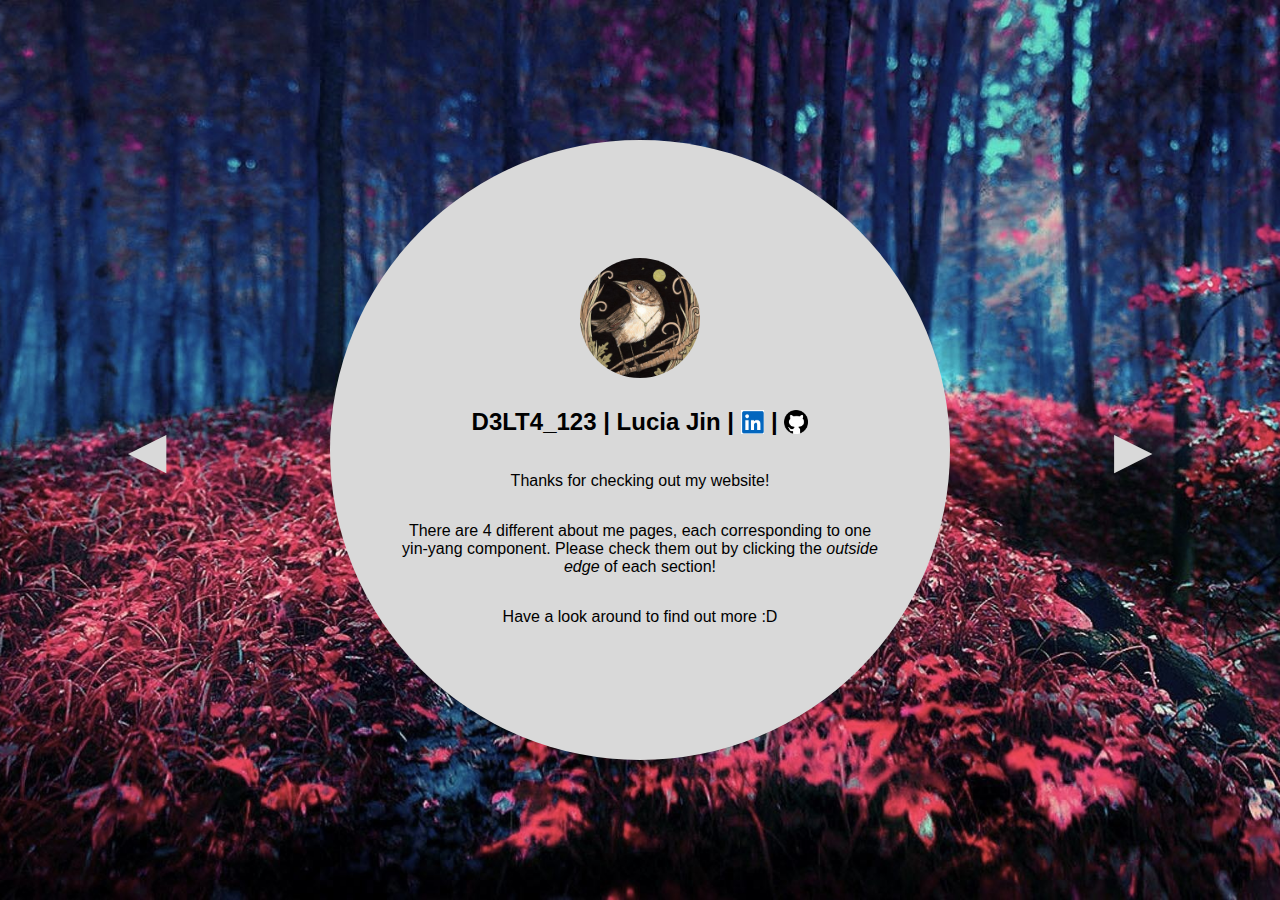
<file: index.html>
<!DOCTYPE html>
<html lang="en">
<head>
    <meta charset="UTF-8">
    <meta name="viewport" content="width=device-width, initial-scale=1.0">
    <link rel="icon" href="images/favicon.png">
    <title>Welcome</title>
    <link rel="stylesheet" href="style.css">
    <link rel="prefetch" href="order-chaos.html">
    <link rel="prefetch" href="day-night.html">
</head>
<body>
    <div class="start background">
        <div class="fade-in nav-container">
            <a href="day-night.html", class="right-aligned button">
                <div class="dynamic-colour arrow">&#9664;</div>
            </a>

            <div class="text-card">
                <img src="images/profile-pic.jpg" alt="Profile Picture" class="pfp">
                <h2>D3LT4_123 | Lucia Jin | 
                    <a href="https://www.linkedin.com/in/lucia-jin/"><img src="images/linkedin.png" class="dynamic-scale inline-link"></a>
                     | 
                    <a href="https://github.com/Avameri557"><img src="images/github.png" class="dynamic-scale inline-link"></a>
                </h2>
                <p>Thanks for checking out my website!</p>
                <p>There are 4 different about me pages, each corresponding to one yin-yang component. Please check them out by clicking the <em>outside edge</em> of each section!</p>
                <p>Have a look around to find out more :D</p>
            </div>

            <a href="order-chaos.html", class="left-aligned button">
                <div class="dynamic-colour arrow">&#9654;</div>
            </a>
            </div>
        </div>
    </div>
</body>
</html>
</file>
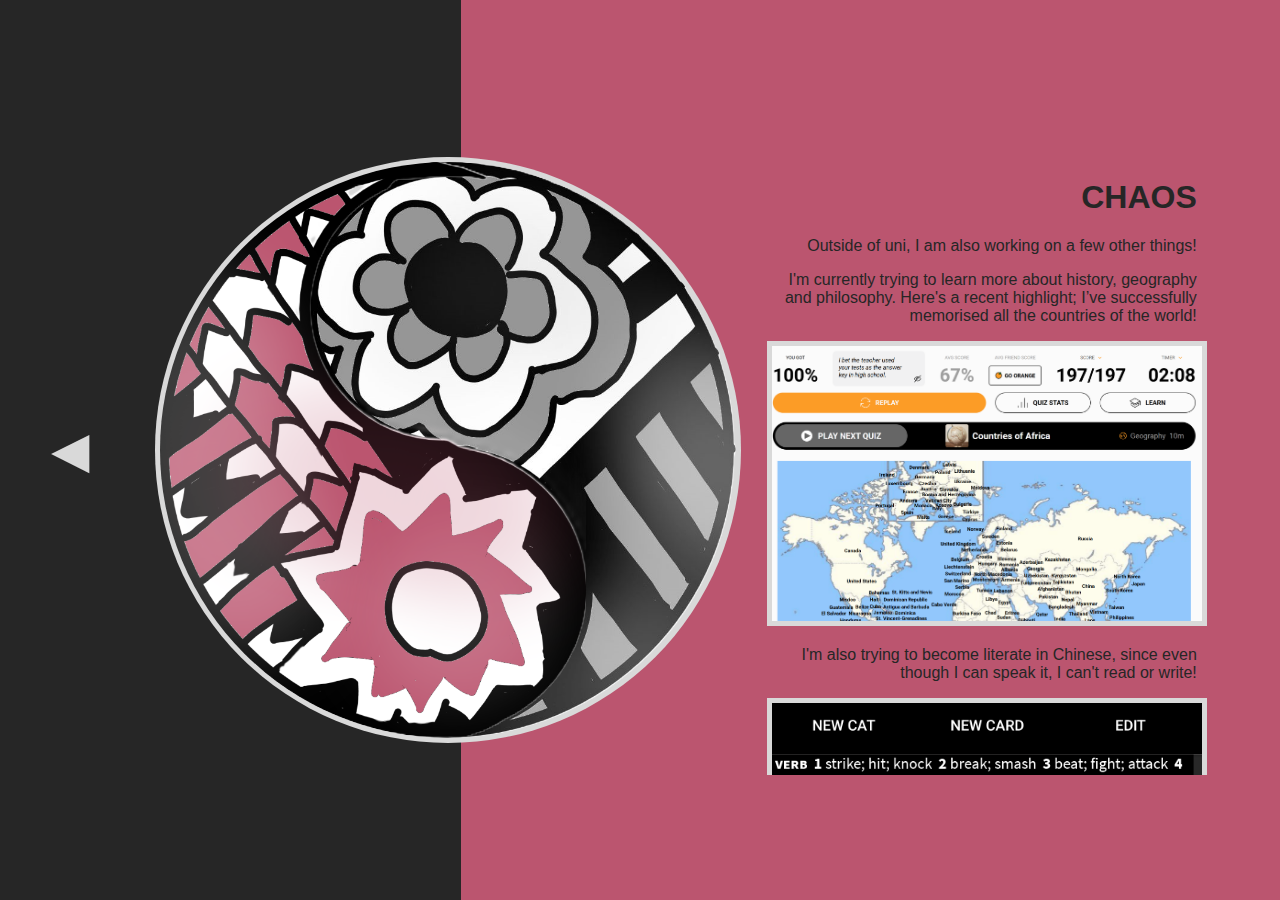
<file: chaos.html>
<!DOCTYPE html>
<html lang="en">
<head>
    <meta charset="UTF-8">
    <meta name="viewport" content="width=device-width, initial-scale=1.0">
    <link rel="icon" href="images/favicon.png">
    <title>Chaos</title>
    <link rel="stylesheet" href="style.css">
</head>
<body>
    <div class="background">
        <div class="left-aligned short-panel">
            <a href="order-chaos.html", class="button">
                <div class="arrow">&#9664;</div>
            </a>
        </div>

        <div class="right-aligned chaos theme-panel">
            <div class="scrollable info-text">
                <h1>CHAOS</h1>
                <p>Outside of uni, I am also working on a few other things!</p>
                <p>I'm currently trying to learn more about history, geography and philosophy. Here's a recent highlight; I’ve successfully memorised all the countries of the world!</p>
                <img src="images/chaos-img1.png" alt="Geography" class="info-img">
                <p>I'm also trying to become literate in Chinese, since even though I can speak it, I can't read or write!</p>
                <img src="images/chaos-img2.png" alt="Chinese" class="info-img">
            </div>
        </div>

        <div class="left-side image-card">
            <img src="images/order-greyscale.png" alt="Order" class="yin-yang upper">
            <img src="images/chaos-colour.png" alt="Chaos" class="yin-yang lower">
        </div>
    </div>
</body>
</file>
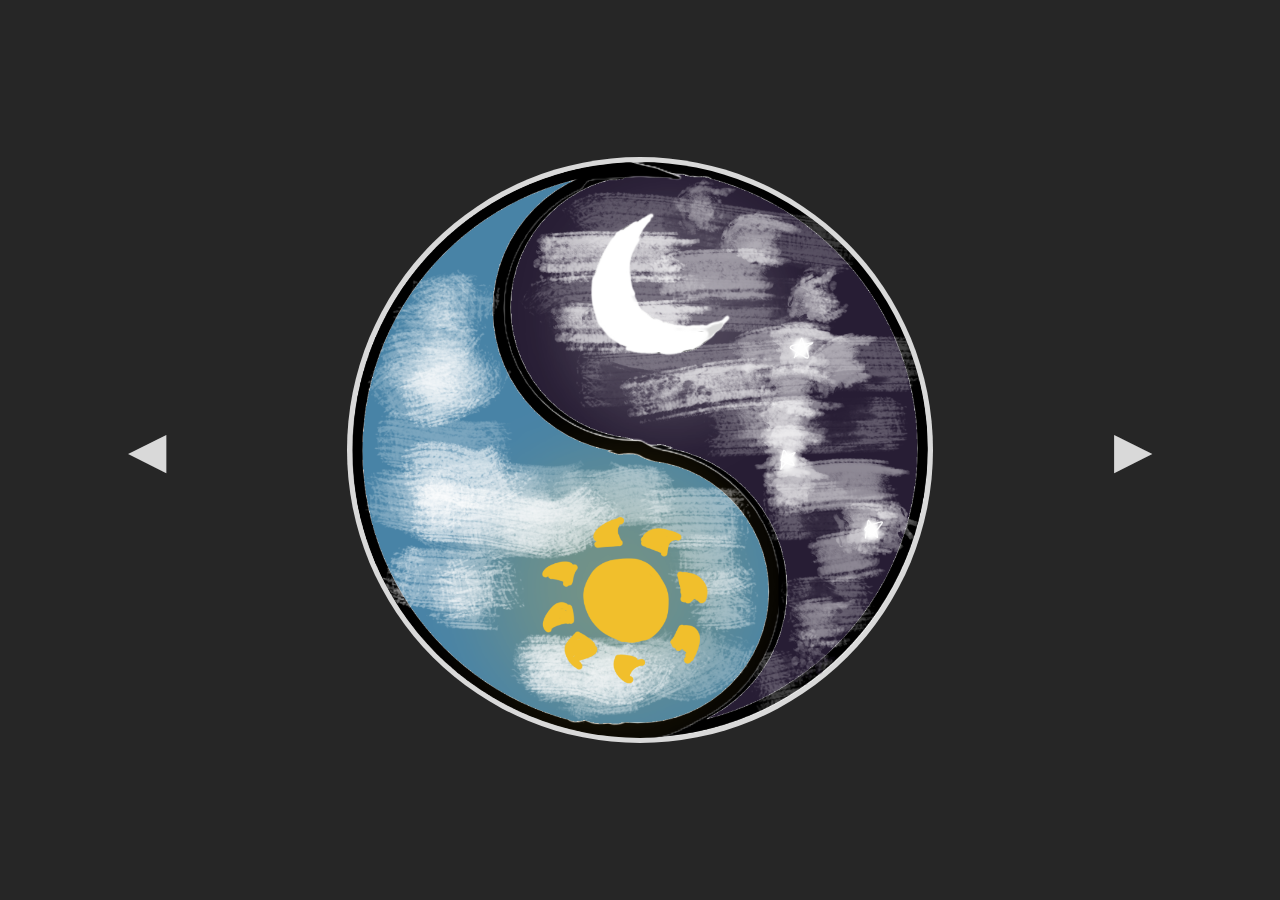
<file: day-night.html>
<!DOCTYPE html>
<html lang="en">
<head>
    <meta charset="UTF-8">
    <meta name="viewport" content="width=device-width, initial-scale=1.0">
    <link rel="icon" href="images/favicon.png">
    <title>Day and Night</title>
    <link rel="stylesheet" href="style.css">
    <link rel="prefetch" href="day.html">
    <link rel="prefetch" href="night.html">
</head>
<body>
    <div class="nav background">
        <div class="fade-in nav-container">
            <a href="order-chaos.html", class="right-aligned button">
                <div class="dynamic-colour arrow">&#9664;</div>
            </a>

            <div class="image-card">
                <a href="night.html">
                    <img src="images/night-colour.png" alt="Night" class="yin-yang upper">
                </a>

                <a href="day.html">
                    <img src="images/day-colour.png" alt="Day" class="yin-yang lower">
                </a>
            </div>

            <a href="index.html", class="left-aligned button">
                <div class="dynamic-colour arrow">&#9654;</div>
            </a>
        </div>
</body>
</file>
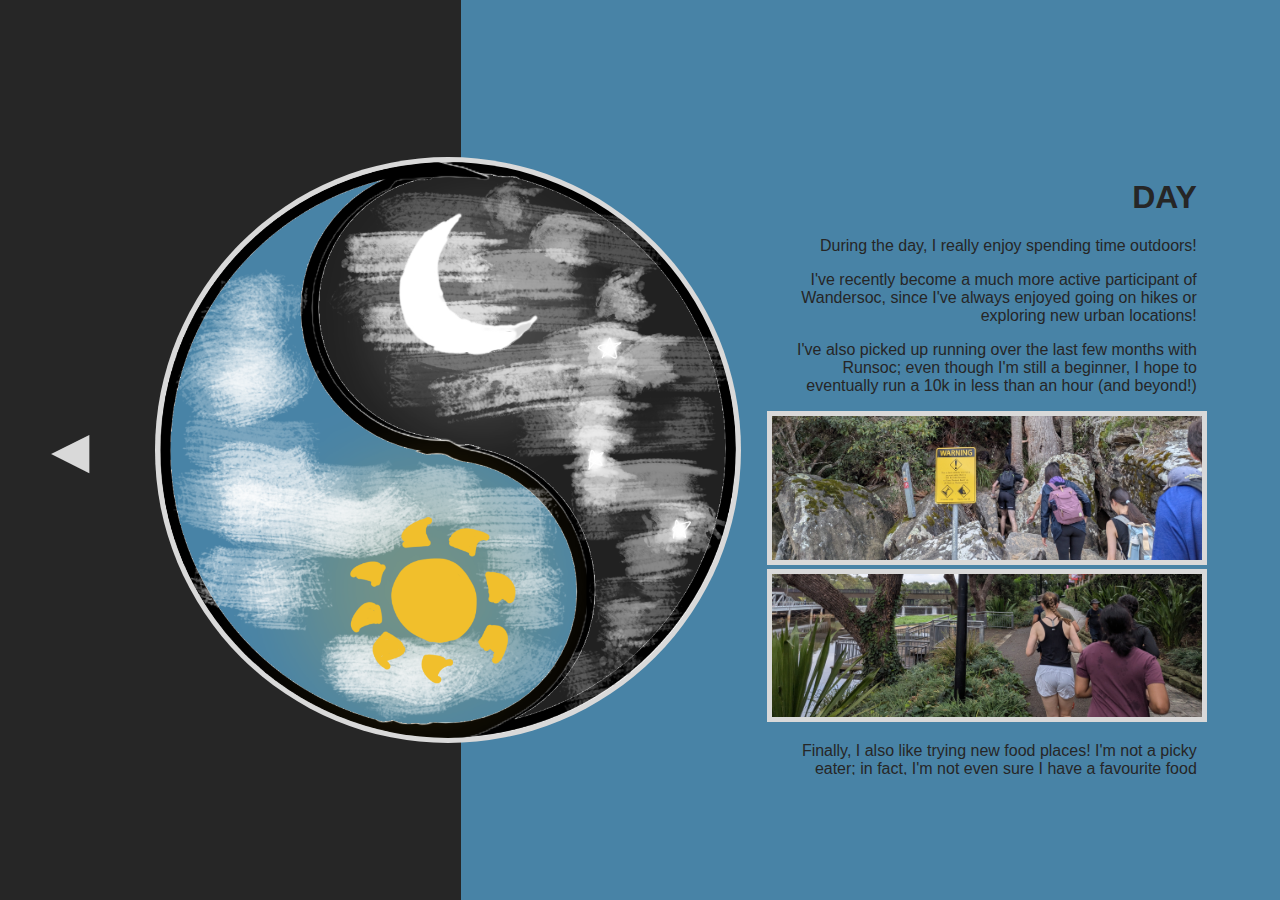
<file: day.html>
<!DOCTYPE html>
<html lang="en">
<head>
    <meta charset="UTF-8">
    <meta name="viewport" content="width=device-width, initial-scale=1.0">
    <link rel="icon" href="images/favicon.png">
    <title>Day</title>
    <link rel="stylesheet" href="style.css">
</head>
<body>
    <div class="background">
        <div class="left-aligned short-panel">
            <a href="day-night.html", class="button">
                <div class="arrow">&#9664;</div>
            </a>
        </div>

        <div class="right-aligned day theme-panel">
            <div class="scrollable info-text">
                <h1>DAY</h1>
                <p>During the day, I really enjoy spending time outdoors!</p>
                <p>I've recently become a much more active participant of Wandersoc, since I've always enjoyed going on hikes or exploring new urban locations!</p>
                <p>I've also picked up running over the last few months with Runsoc; even though I'm still a beginner, I hope to eventually run a 10k in less than an hour (and beyond!)</p>
                <img src="images/day-img1.jpg" alt="Wandersoc" class="info-img">
                <img src="images/day-img2.jpg" alt="Runsoc" class="info-img">
                <p>Finally, I also like trying new food places! I'm not a picky eater; in fact, I'm not even sure I have a favourite food because I like (almost) everything!</p>
                <img src="images/day-img3.png" alt="Food" class="info-img">
            </div>
        </div>

        <div class="left-side image-card">
            <img src="images/night-greyscale.png" alt="Night" class="yin-yang upper">
            <img src="images/day-colour.png" alt="Day" class="yin-yang lower">
        </div>
    </div>
</body>
</file>
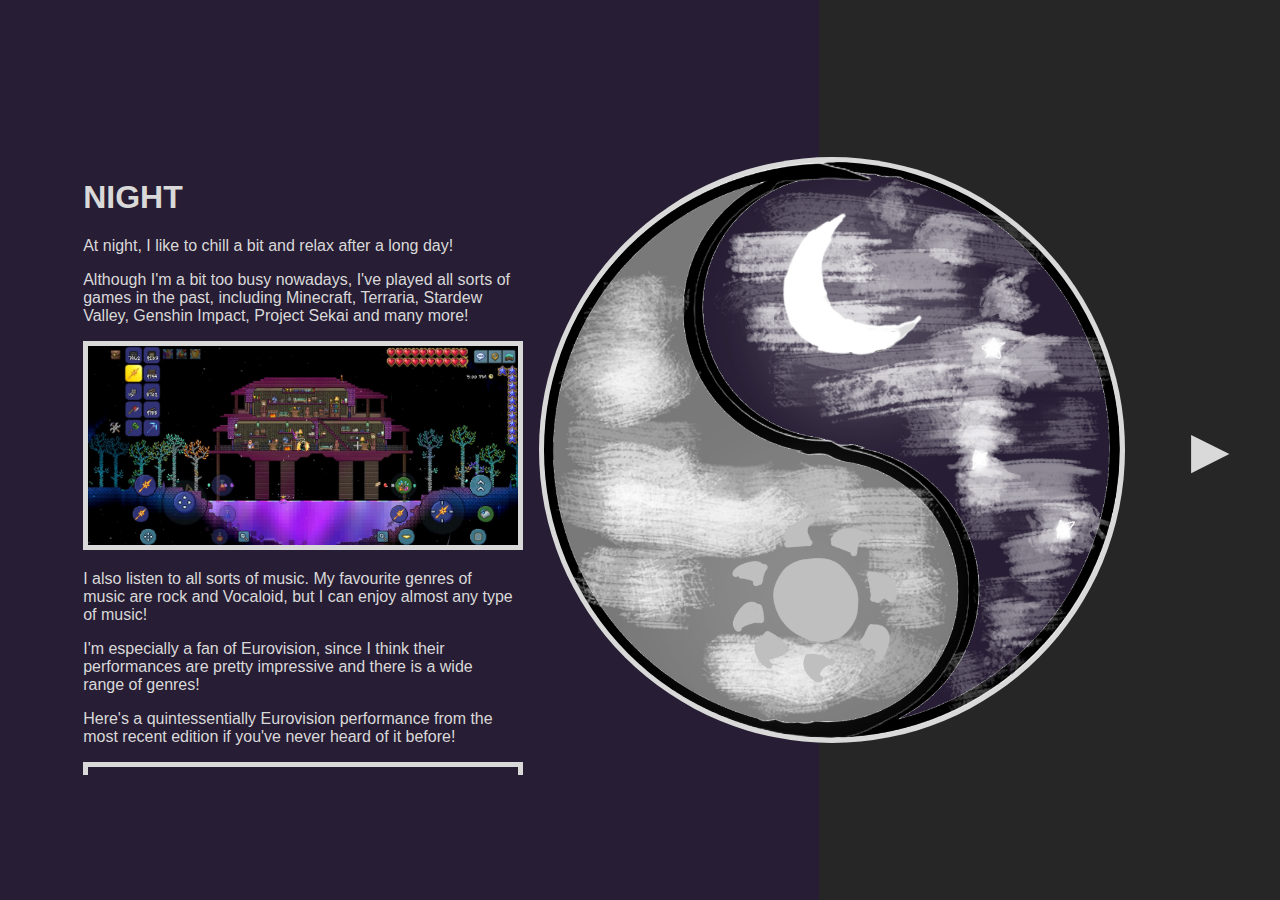
<file: night.html>
<!DOCTYPE html>
<html lang="en">
<head>
    <meta charset="UTF-8">
    <meta name="viewport" content="width=device-width, initial-scale=1.0">
    <title>Night</title>
    <link rel="stylesheet" href="style.css">
</head>
<body>
    <div class="background">
        <div class="left-aligned night theme-panel">
            <div class="scrollable info-text">
                <h1>NIGHT</h1>
                <p>At night, I like to chill a bit and relax after a long day!</p>
                <p>Although I'm a bit too busy nowadays, I've played all sorts of games in the past, including Minecraft, Terraria, Stardew Valley, Genshin Impact, Project Sekai and many more!</p>
                <img src="images/night-img1.jpg" alt="Terraria" class="info-img">
                <p>I also listen to all sorts of music. My favourite genres of music are rock and Vocaloid, but I can enjoy almost any type of music!</p>
                <p>I'm especially a fan of Eurovision, since I think their performances are pretty impressive and there is a wide range of genres!</p>
                <p>Here's a quintessentially Eurovision performance from the most recent edition if you've never heard of it before!</p>
                <iframe class="info-video" src="https://www.youtube.com/embed/jMY-eUDTs0Q?si=23xsxRLNoEZICG1r" title="YouTube video player" frameborder="0" allow="accelerometer; autoplay; clipboard-write; encrypted-media; gyroscope; picture-in-picture; web-share" referrerpolicy="strict-origin-when-cross-origin" allowfullscreen></iframe>
            </div>
        </div>

        <div class="right-aligned short-panel">
            <a href="day-night.html", class="button">
                <div class="arrow">&#9654;</div>
            </a>
        </div>

        <div class="right-side image-card">
            <img src="images/night-colour.png" alt="Night" class="yin-yang upper">
            <img src="images/day-greyscale.png" alt="Day" class="yin-yang lower">
        </div>
    </div>
</body>
</file>
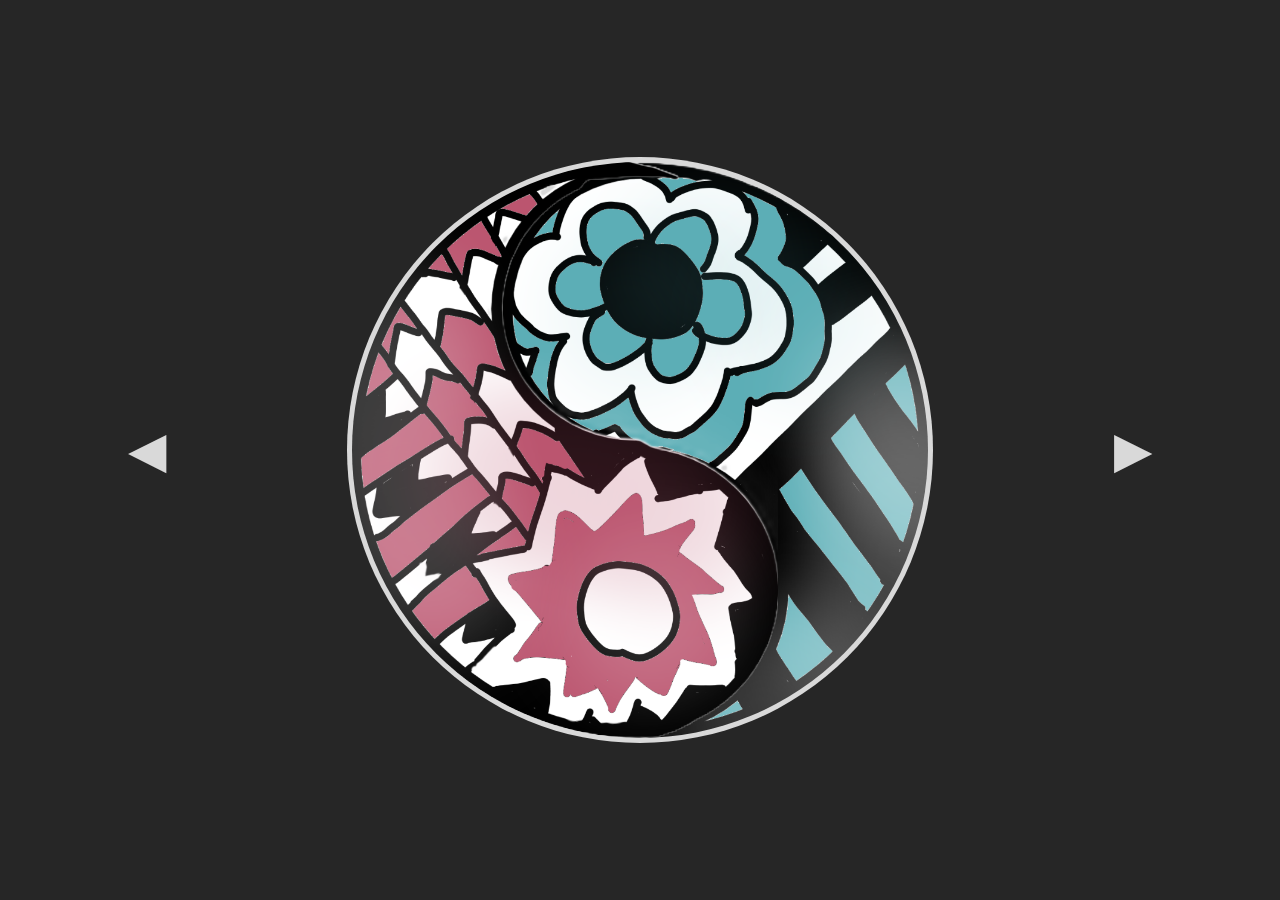
<file: order-chaos.html>
<!DOCTYPE html>
<html lang="en">
<head>
    <meta charset="UTF-8">
    <meta name="viewport" content="width=device-width, initial-scale=1.0">
    <title>Order and Chaos</title>
    <link rel="stylesheet" href="style.css">
</head>
<body>
    <div class="nav background">
        <div class="nav-container">

            <a href="index.html", class="right-aligned button">
                <div class="arrow">&#9664;</div>
            </a>

            <div class="image-card">
                <a href="order.html">
                    <img src="images/order-colour.png" alt="Order" class="yin-yang upper">
                </a>

                <a href="chaos.html">
                    <img src="images/chaos-colour.png" alt="Chaos" class="yin-yang lower">
                </a>
            </div>

            <a href="day-night.html", class="left-aligned button">
                <div class="arrow">&#9654;</div>
            </a>

        </div>
</body>
</file>
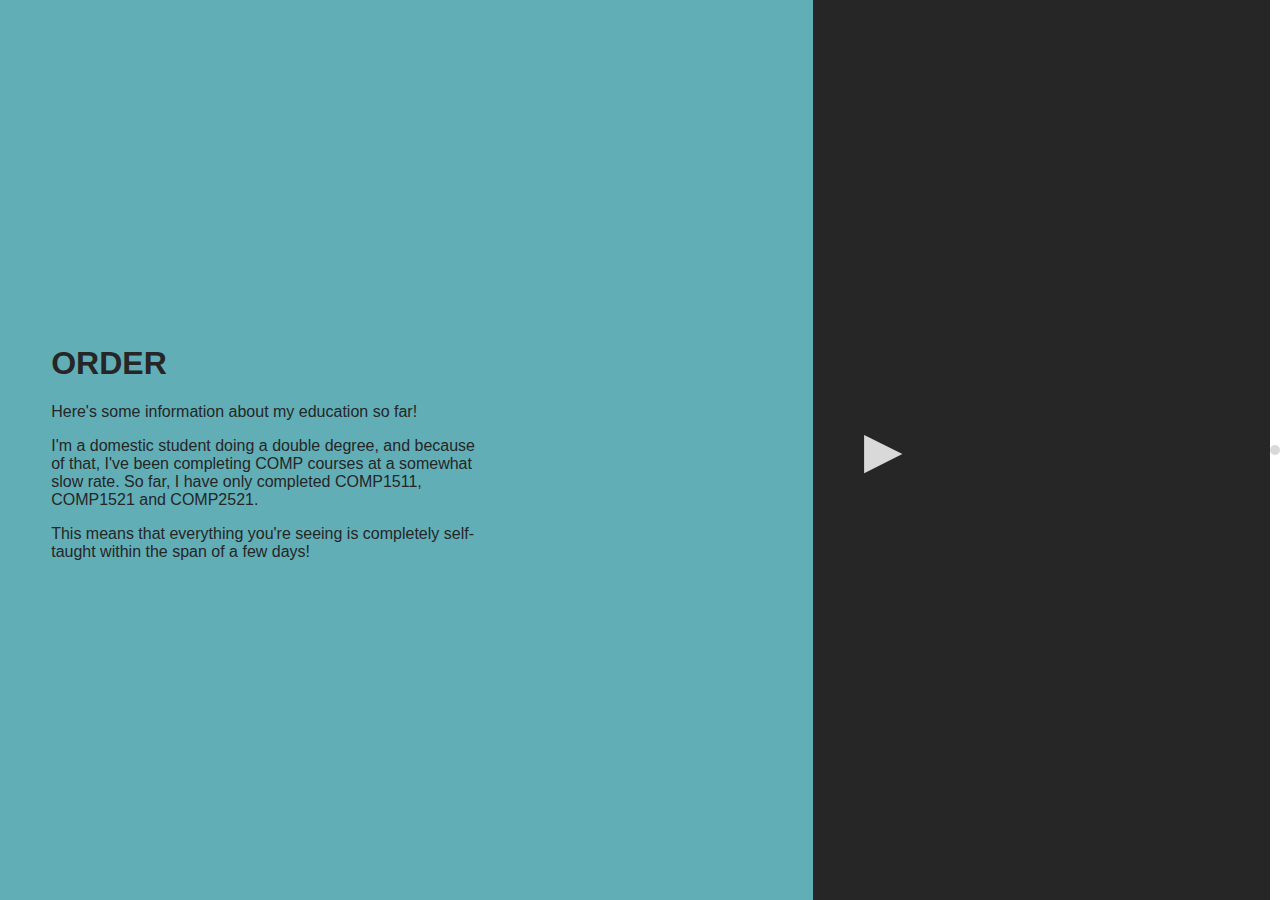
<file: order.html>
<!DOCTYPE html>
<html lang="en">
<head>
    <meta charset="UTF-8">
    <title>Order</title>
    <link rel="stylesheet" href="style.css">
</head>
<body>
    <div class="background">
        <div class="theme-panel order">
            <div class="info-text left-align">
                <h1>ORDER</h1>
                <p>Here's some information about my education so far!</p>
                <p>I'm a domestic student doing a double degree, and because of that, I've been completing COMP courses at a somewhat slow rate. So far, I have only completed COMP1511, COMP1521 and COMP2521.</p>
                <p>This means that everything you're seeing is completely self-taught within the span of a few days!</p>
            </div>
        </div>

        <div class="short-panel">
            <a href="order-chaos.html", class="button right-align">
                <div class="arrow left">&#9654;</div>
            </a>
        </div>

        <div class="image-wrapper-right">
            <div class="image-card">
                <img src="images/order-colour.png" alt="Order" class="yin-yang upper">
                <img src="images/chaos-greyscale.png" alt="Chaos" class="yin-yang lower">
            </div>
        </div>
</div>
</body>
</file>
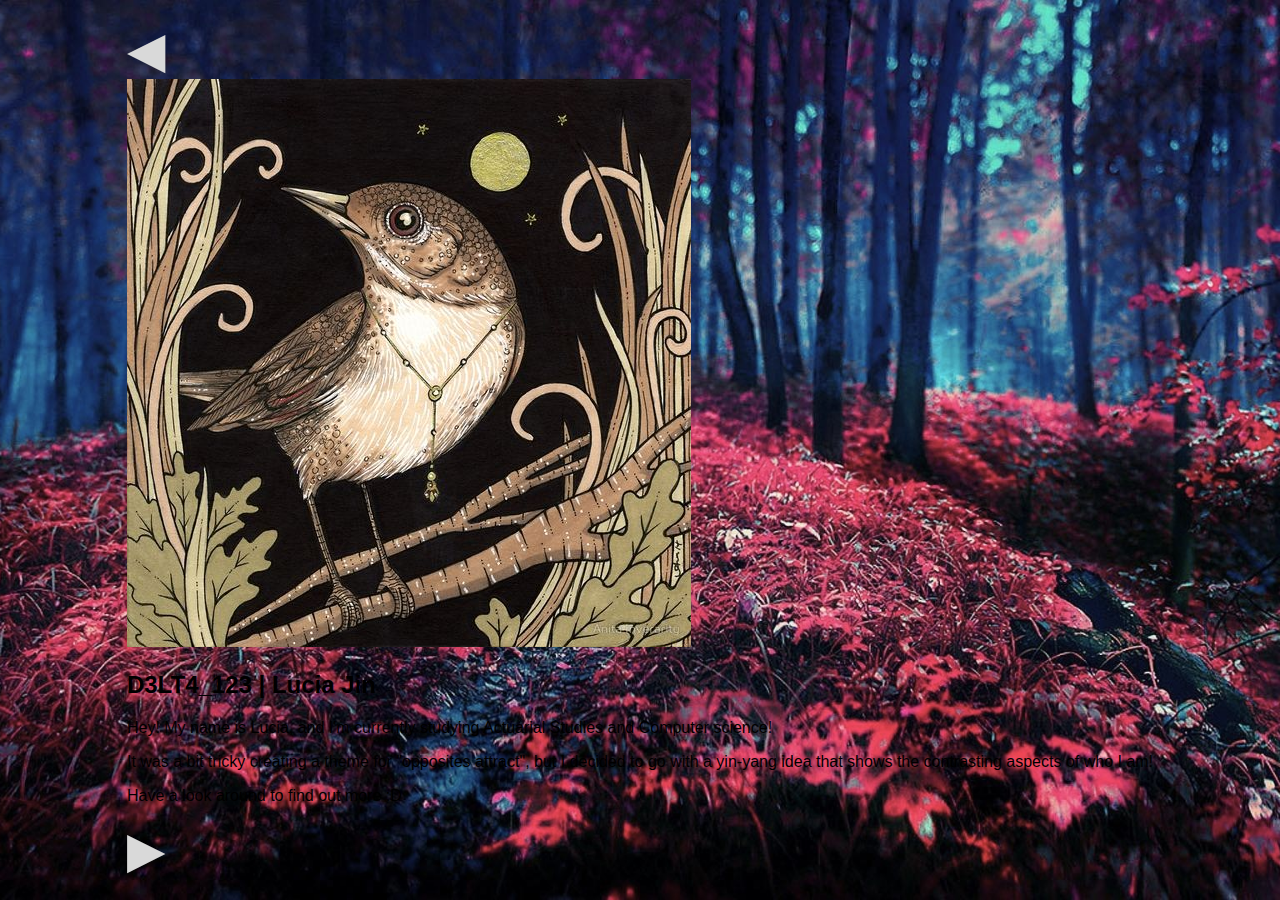
<file: start.html>
<!DOCTYPE html>
<html lang="en">
<head>
    <meta charset="UTF-8">
    <title>Start</title>
    <link rel="stylesheet" href="style.css">
</head>
<body>
    <div class="start background">
        <div class="container">

            <a href="day-night.html", class="button">
                <div class="arrow left">&#9664;</div>
            </a>

            <div class="card">
                <img src="images/profile_pic.jpg" alt="Profile Picture" class="profile-pic">
                <h2>D3LT4_123 | Lucia Jin</h2>
                <p>Hey! My name is Lucia, and I'm currently studying Actuarial Studies and Computer science!</p>
                <p>It was a bit tricky creating a theme for "opposites attract", but I decided to go with a yin-yang idea that shows the contrasting aspects of who I am!</p>
                <p>Have a look around to find out more :D</p>
            </div>

            <a href="order-chaos.html", class="button">
                <div class="arrow right">&#9654;</div>
            </a>

        </div>
    </div>
</body>
</html>
</file>
<file: style.css>
/* Setup and general components */
body {
    margin: 0;
    padding: 0;
    font-family: Verdana, sans-serif;
    font-size: min(2vw, 3vh, 1rem);
}

.background {
    background-size: cover;
    background-position: center;
    height: 100vh;
    display: flex;
    justify-content: center;
    align-items: center;
}

.right-aligned {
    text-align: right;
    justify-content: right;
}

.left-aligned {
    text-align: left;
    justify-content: left;
}

/* Navigation page components */
.start {
    background-image: url('images/background.jpg'); 
}

.nav{
    background-color: rgb(38,38,38);
}

.nav-container {
    width: 80%;
    height: 100%;

    display: flex;
    position: relative;
    align-items: center;
    justify-content: space-between;
}

.arrow {
    font-size: 50px;
    color: rgb(217,217,217);
    cursor: pointer;
    user-select: none;
}

.button {
    text-decoration: none;
}

.text-card {
    background: rgb(217,217,217);
    border-radius: 50%;
    
    width: min(80%, 80vh, 480px);
    aspect-ratio: 1/1;
    padding: min(10%, 10vh, 70px);

    display: flex;
    text-align: center;
    align-items: center;
    flex-direction: column;
    justify-content: center;
}

.pfp {
    width: 25%;
    height: 25%;
    border-radius: 50%;
    margin-bottom: 10px;
}

.inline-link {
    height: 1em;
    vertical-align: -0.15em;
}

/* Yin-Yang components */
.image-card {
    background: rgb(217,217,217);
    border-radius: 50%;
    border:5px dashed rgb(217,217,217);

    height: min(90%, 45vw, 610px);
    aspect-ratio: 1/1;

    text-align: center;
    position: relative;
    overflow: hidden;
}

.yin-yang {
    max-width: 100%;
    max-height: 100%;
    object-fit: contain;
}

.upper {
    position: absolute;
    right: 0;
    top: 0;
}

.lower {
    position: absolute;
    left: 0;
    top: 0;
    transform: rotate(180deg);
}

.left-side {  
    position: absolute;
    top: 50%;
    left: 35%;
    transform: translate(-50%, -50%);
}

.right-side {  
    position: absolute;
    top: 50%;
    left: 65%;
    transform: translate(-50%, -50%);
}

/* Information page components */
.short-panel {
    height: 100vh;
    flex: 1;
    padding: 0px min(4%, 60px);
    background-color: rgb(38,38,38);

    display: flex;
    align-items: center;
    position: relative;
}

.chaos {
    background-color: rgb(187,85,111);
    color: rgb(38,38,38);
}

.order {
    background-color: rgb(97,174,182);
    color: rgb(38,38,38);
}

.day {
    background-color: rgb(72,131,166);
    color: rgb(38,38,38);
}

.night {
    background-color: rgb(39,29,52);
    color: rgb(217,217,217);
}

.theme-panel {
    height: 100vh;
    flex: 2;
    padding: 0px min(4%, 60px);

    display: flex;
    align-items: center;
}

.scrollable {
    overflow-y: auto;
    padding: 2rem;
    height: 100%;
}

.info-text {
    max-height: 65%;
    width: 60%;
}

.info-img {
    width: 100%;
    border: 5px solid rgb(217,217,217);
}

.info-video {
    width: 100%;
    height: 50%;
    border: 5px solid rgb(217,217,217);
}
</file>
